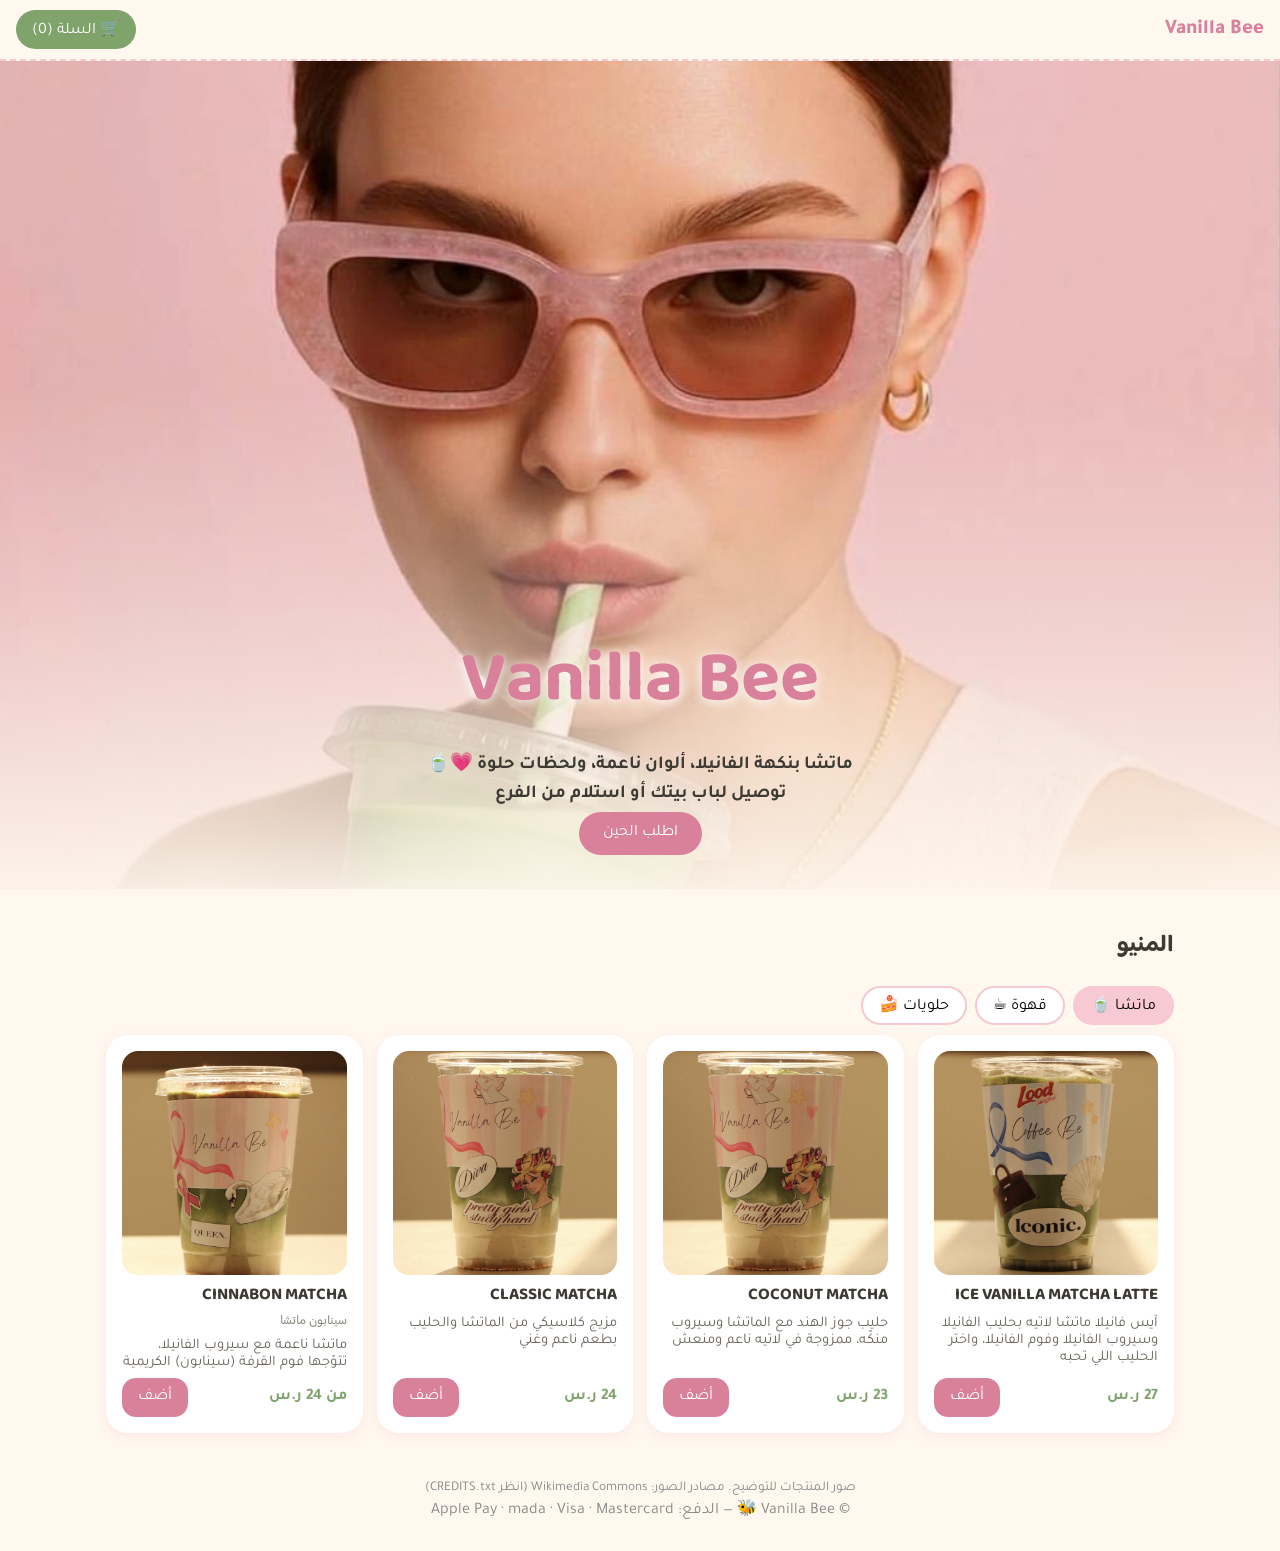
<file: index.html>
<!doctype html><html lang="ar" dir="rtl"><head><meta charset="utf-8"><meta name="viewport" content="width=device-width,initial-scale=1">
<title>Vanilla Bee | فانيلا بي</title>
<link rel="preconnect" href="https://fonts.googleapis.com"><link href="https://fonts.googleapis.com/css2?family=Baloo+Bhaijaan+2:wght@600;800&family=Tajawal:wght@400;700&display=swap" rel="stylesheet">
<link rel="stylesheet" href="https://cdn.moyasar.com/mpf/1.14.0/moyasar.css">
<link rel="stylesheet" href="style.css?v=202610152254d"></head><body>
<header class="top"><div class="logo">Vanilla Bee</div><button class="cartbtn" id="openCart">🛒 السلة (<span id="cartCount">0</span>)</button></header>
<section class="hero"><div class="herotxt"><h1>Vanilla Bee</h1><p>ماتشا بنكهة الفانيلا، ألوان ناعمة، ولحظات حلوة 💗🍵</p><p>توصيل لباب بيتك أو استلام من الفرع</p><a class="cta" href="#menu">اطلب الحين</a></div></section>
<main id="menu"><h2>المنيو</h2><div class="tabs" id="tabs"></div><div class="grid" id="grid"></div></main>
<footer><small>صور المنتجات للتوضيح. مصادر الصور: Wikimedia Commons (انظر CREDITS.txt)</small><br>© Vanilla Bee 🐝 — الدفع: Apple Pay · mada · Visa · Mastercard</footer>

<div class="overlay" id="itemModal"><div class="sheet" id="itemSheet"></div></div>
<div class="overlay" id="cartModal"><div class="sheet" id="cartSheet"></div></div>
<script src="config.js?v=202610152254d"></script><script src="menu.js?v=202610152254d"></script>
<script src="https://cdn.moyasar.com/mpf/1.14.0/moyasar.js"></script>
<script src="app.js?v=202610152254d"></script></body></html>
</file>
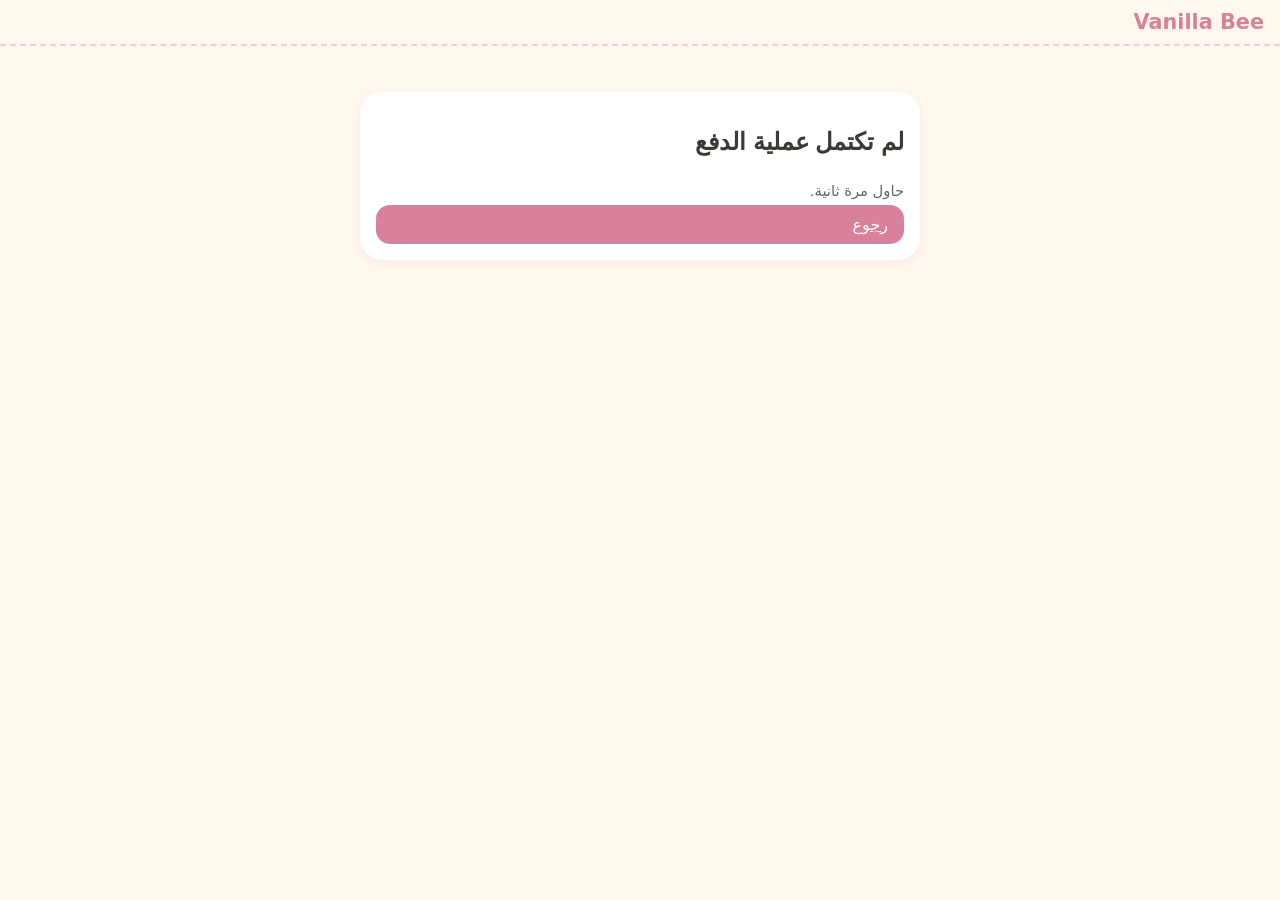
<file: success.html>
<!doctype html><html lang="ar" dir="rtl"><head><meta charset="utf-8"><meta name="viewport" content="width=device-width,initial-scale=1"><title>تأكيد الطلب | Vanilla Bee</title><link rel="stylesheet" href="style.css?v=202610152254d"></head><body>
<header class="top"><a class="logo" href="index.html" style="text-decoration:none">Vanilla Bee</a></header>
<main><div class="card" id="box" style="max-width:560px;margin:30px auto"><p>جاري التحقق من الدفع...</p></div></main>
<script src="config.js?v=202610152254d"></script>
<script>
(async()=>{
const C=window.VB_CONFIG,p=new URLSearchParams(location.search),st=p.get("status"),pid=p.get("id")||"",b=document.getElementById("box");
const o=JSON.parse(localStorage.getItem("vb_last_order")||"null");
const esc=s=>String(s??"").replace(/[&<>"]/g,c=>({"&":"&amp;","<":"&lt;",">":"&gt;",'"':"&quot;"}[c]));
const hasDB=/^https:\/\//.test(C.SUPABASE_URL||"")&&!/^PUT_/.test(C.SUPABASE_ANON_KEY||"");
const fail=m=>b.innerHTML=`<h2>لم تكتمل عملية الدفع</h2><p>${esc(m||"حاول مرة ثانية.")}</p><a class="btn" href="index.html">رجوع</a>`;
if(st!=="paid"||!o)return fail(p.get("message"));
let verified=null,warn="";
const cash=p.get("method")==="cash"&&o.method==="cash";
if(hasDB&&o.uuid){
 try{const r=await fetch(C.SUPABASE_URL+"/functions/v1/verify-payment",{method:"POST",headers:{"Content-Type":"application/json",apikey:C.SUPABASE_ANON_KEY,Authorization:"Bearer "+C.SUPABASE_ANON_KEY},body:JSON.stringify(cash?{action:"confirm-cash",order_id:o.uuid}:{order_id:o.uuid,payment_id:pid})});
  const j=await r.json().catch(()=>({}));
  if(r.status===402||r.status===409)return fail("لم يتم تأكيد الدفع لهذا الطلب.");
  if(r.ok&&j.ok)verified=j.order;else warn=cash?"تم حفظ طلبك. إذا ما تواصلنا معك خلال دقائق، تواصل معنا.":"تم استلام الدفع، لكن تعذّر تأكيد الطلب آلياً. احتفظ برقم العملية وتواصل معنا.";
 }catch(e){warn="تعذّر الاتصال للتأكيد. احتفظ برقم العملية وتواصل معنا."}
}
localStorage.removeItem("vb_cart");
b.innerHTML=`<h2 id="okTitle">تم استلام طلبك 💗🍵</h2>${p.get("test")?'<div class="notice">طلب تجريبي (بدون دفع فعلي)</div>':''}${warn?`<div class="notice" id="warn">${esc(warn)}</div>`:""}
<p>رقم الطلب: <b>${esc(o.id)}</b>${verified?' <span style="color:#7fa36b">✓ مؤكد</span>':''}<br>${cash?`💵 الدفع: كاش عند ${o.mode==="delivery"?"التوصيل":"الاستلام"} (${esc(o.total)} ر.س)`:"رقم العملية: "+esc(pid)}</p>
<p>${o.mode==="delivery"?"🚗 توصيل إلى: "+esc(o.customer.district+" - "+o.customer.address):"🏪 استلام من: "+esc(o.customer.branch+" ("+o.customer.time+")")}</p>
${o.items.map(l=>`<div class="ci"><b style="direction:ltr">${esc(l.name)}</b> × ${l.qty}<small>${l.opts.map(esc).join(" · ")}</small></div>`).join("")}
<p><b>الإجمالي: ${esc(o.total)} ر.س</b></p><div id="orderState"></div><a class="btn" href="index.html">رجوع للمتجر</a>`;
if(hasDB&&o.uuid&&o.token&&(verified||cash))setTimeout(poll);
async function call(fn,body){const r=await fetch(C.SUPABASE_URL+"/functions/v1/"+fn,{method:"POST",headers:{"Content-Type":"application/json",apikey:C.SUPABASE_ANON_KEY,Authorization:"Bearer "+C.SUPABASE_ANON_KEY},body:JSON.stringify(body)});return {status:r.status,j:await r.json().catch(()=>({}))}}
function stages(type){return type==="delivery"
 ?[["pending_approval","بانتظار الموافقة","⏳"],["preparing","قيد التحضير","👩‍🍳"],["ready","جاهز","✅"],["out_for_delivery","مع المندوب","🛵"],["done","تم التسليم","📦"]]
 :[["pending_approval","بانتظار الموافقة","⏳"],["preparing","قيد التحضير","👩‍🍳"],["ready","جاهز للاستلام","✅"],["done","تم التسليم","📦"]]}
function tracker(st,type){const S=stages(type),k=Math.max(0,S.findIndex(x=>x[0]===(st==="new"?"pending_approval":st)));
 return `<ol class="track" id="track" data-s="${st}">${S.map((x,i)=>`<li class="${i<k?"done":i===k?"cur":""}"><span>${x[2]}</span>${x[1]}</li>`).join("")}</ol>`}
const MSG={pending_approval:"⏳ <b>بانتظار الموافقة</b><br><small>بنأكد طلبك خلال دقائق، خلك على هذي الصفحة.</small>",
 preparing:"✅ <b>تم قبول طلبك</b> وجاري تحضيره 💗",ready:null,out_for_delivery:"🛵 <b>طلبك مع المندوب</b> وفي الطريق لك",done:"📦 <b>تم تسليم طلبك</b>، بالعافية 💗"};
async function poll(){
 const box=document.getElementById("orderState");let n=0,last="";
 const show=(st,type,j)=>{if(st+String(j&&j.rated)===last)return;last=st+String(j&&j.rated);
  if(st==="cancelled"){box.innerHTML=`<div class="notice state-rejected" id="state" data-s="rejected">😔 <b>نعتذر، تم رفض الطلب</b>${j.reject_reason?`<br>السبب: ${esc(j.reject_reason)}`:""}${o.method!=="cash"?"<br><small>سيتم استرجاع المبلغ لبطاقتك.</small>":""}</div>`;return}
  const msg=st==="ready"?(type==="delivery"?"✅ <b>طلبك جاهز</b> وبانتظار المندوب":"🛍️ <b>طلبك جاهز للاستلام!</b> تقدر تمر الفرع الحين"):(MSG[st]||MSG.pending_approval);
  const cls=st==="pending_approval"||st==="new"?"pending":"accepted";
  box.innerHTML=tracker(st,type)+`<div class="notice state-${cls}" id="state" data-s="${cls==="pending"?"pending":st==="preparing"?"accepted":st}">${msg}</div>`+(st==="done"?rateBox(j):"")};
 const type=o.mode==="pickup"?"pickup":"delivery";
 show("pending_approval",type,null);
 const tick=async()=>{n++;let st=null;
  try{const {status,j}=await call("order-status",{order_id:o.uuid,token:o.token});if(status===200){st=j.status;show(st,j.type||type,j)}}catch(e){}
  if(st==="cancelled"||st==="done")return;
  setTimeout(tick,n<120?5000:20000)};
 tick();
}
function rateBox(j){
 if(j&&j.rated)return `<div class="notice state-accepted" id="rated">شكراً لتقييمك ${"★".repeat(j.rating||0)} 💗</div>`;
 return `<div class="card rate" id="rateBox"><b>كيف كانت تجربتك؟</b><div class="starsel" role="radiogroup">${[1,2,3,4,5].map(v=>`<button type="button" data-r="${v}" aria-label="${v}">★</button>`).join("")}</div>
  <textarea id="rateComment" rows="2" maxlength="500" placeholder="تعليق (اختياري)"></textarea><div class="err" id="rateErr"></div><button class="btn g" id="rateBtn" disabled>إرسال التقييم</button></div>`}
let chosen=0;
document.addEventListener("click",async e=>{const t=e.target;
 if(t.dataset&&t.dataset.r){chosen=+t.dataset.r;document.querySelectorAll(".starsel button").forEach(b=>b.classList.toggle("on",+b.dataset.r<=chosen));document.getElementById("rateBtn").disabled=false}
 if(t.id==="rateBtn"){if(!chosen)return;t.disabled=true;t.textContent="جاري الإرسال...";
  try{const {status}=await call("rate-order",{order_id:o.uuid,token:o.token,rating:chosen,comment:document.getElementById("rateComment").value});
   if(status===200||status===409)document.getElementById("rateBox").outerHTML=`<div class="notice state-accepted" id="rated">شكراً لتقييمك ${"★".repeat(chosen)} 💗</div>`;
   else{document.getElementById("rateErr").textContent="تعذّر الإرسال، حاول مرة ثانية";t.disabled=false;t.textContent="إرسال التقييم"}}
  catch(err){document.getElementById("rateErr").textContent="تعذّر الإرسال، حاول مرة ثانية";t.disabled=false;t.textContent="إرسال التقييم"}}
});
})();
</script></body></html>
</file>
<file: style.css>
:root{--pink:#f6c9d3;--pink2:#fbe4ea;--rose:#d9819a;--matcha:#7fa36b;--matcha2:#dfead2;--cream:#fff8ef;--ink:#3d3a34}
*{box-sizing:border-box}body{margin:0;font-family:"Tajawal",system-ui,sans-serif;background:var(--cream);color:var(--ink)}
h1,h2,h3{font-family:"Baloo Bhaijaan 2","Tajawal",sans-serif}
header.top{position:sticky;top:0;z-index:20;background:#fff8efe6;backdrop-filter:blur(6px);display:flex;justify-content:space-between;align-items:center;padding:10px 16px;border-bottom:2px dashed var(--pink)}
.logo{font-weight:800;font-size:1.3rem;color:var(--rose);direction:ltr}
.cartbtn{background:var(--matcha);color:#fff;border:0;border-radius:99px;padding:8px 16px;font:inherit;cursor:pointer}
.hero{display:grid;gap:20px;padding:28px 16px;background:linear-gradient(160deg,var(--pink2),var(--matcha2))}
.hero h1{font-size:2.6rem;margin:0;color:var(--rose);direction:ltr;text-align:right}.hero p{font-size:1.15rem}
.hero .cta{display:inline-block;background:var(--rose);color:#fff;padding:12px 24px;border-radius:99px;text-decoration:none}
@media(min-width:860px){.hero{grid-template-columns:1fr 1.1fr;align-items:center;padding:60px 6vw}.hero h1{font-size:4rem}}
main{padding:16px;max-width:1100px;margin:auto}
.tabs{display:flex;gap:8px;overflow:auto;margin:10px 0}.tabs button{border:2px solid var(--pink);background:#fff;border-radius:99px;padding:6px 16px;font:inherit;cursor:pointer}.tabs button.on{background:var(--pink)}
.grid{display:grid;gap:14px;grid-template-columns:repeat(auto-fill,minmax(240px,1fr))}
.card{background:#fff;border-radius:22px;padding:16px;box-shadow:0 3px 12px #d9819a22;display:flex;flex-direction:column;gap:6px}
.card .em{font-size:2.4rem}.card h3{margin:0;direction:ltr;text-align:right;font-size:1.05rem}.card p{margin:0;font-size:.92rem;flex:1;color:#6b665d}
.row{display:flex;justify-content:space-between;align-items:center}.price{font-weight:700;color:var(--matcha)}
.btn{background:var(--rose);color:#fff;border:0;border-radius:14px;padding:10px 16px;font:inherit;cursor:pointer}.btn:disabled{opacity:.45;cursor:not-allowed}
.btn.g{background:var(--matcha)}.btn.ghost{background:#fff;color:var(--ink);border:1px solid #ccc}
.overlay{position:fixed;inset:0;background:#0006;display:none;z-index:50;align-items:flex-end;justify-content:center}.overlay.open{display:flex}
.sheet{background:var(--cream);width:100%;max-width:560px;max-height:92vh;overflow:auto;border-radius:24px 24px 0 0;padding:18px}
@media(min-width:600px){.overlay{align-items:center}.sheet{border-radius:24px}}
fieldset{border:1px solid var(--pink);border-radius:14px;margin:10px 0}legend{font-weight:700}.req{color:#c33;font-size:.85rem}
label.opt{display:flex;gap:8px;padding:5px 0;cursor:pointer}
input[type=text],input[type=tel],textarea,select{width:100%;padding:10px;border:1px solid #ddd;border-radius:10px;font:inherit;margin:4px 0 10px}
.err{color:#c33;font-size:.85rem;min-height:1em}
.ci{border-bottom:1px dashed #ddd;padding:8px 0}.ci small{color:#777;display:block}.qty button{width:30px;height:30px;border-radius:50%;border:1px solid var(--rose);background:#fff;cursor:pointer}
.notice{background:#fff3cd;border:1px solid #f0d58c;padding:10px;border-radius:10px;font-size:.9rem;margin:8px 0}
.paybadges{display:flex;gap:8px;flex-wrap:wrap;margin:6px 0}.paybadges span{background:#fff;border:1px solid #ddd;border-radius:8px;padding:4px 10px;font-size:.85rem;direction:ltr}
footer{text-align:center;padding:30px;color:#888}.bee{display:inline-block;animation:fly 3s ease-in-out infinite}@keyframes fly{50%{transform:translate(-8px,-6px) rotate(-8deg)}}
.pimg{width:100%;aspect-ratio:1;object-fit:cover;border-radius:16px}

.hero{position:relative;display:flex!important;align-items:flex-end;min-height:88vh;padding:0!important;background:#f3bfc8 url(assets/hero.jpg) center 30%/cover no-repeat}
.hero:after{content:"";position:absolute;inset:0;background:linear-gradient(to top,#fff8efee 0%,#fff8ef55 35%,transparent 60%)}
.herotxt{position:relative;z-index:1;padding:24px 20px 34px;width:100%;text-align:center}
.herotxt h1{text-align:center!important;font-size:3rem;text-shadow:0 2px 12px #fff}.herotxt p{margin:6px 0;font-weight:700}
@media(min-width:860px){.hero{min-height:92vh;background-position:center 25%}.herotxt h1{font-size:4.5rem!important}}
.state-accepted{background:#dfead2;border-color:#7fa36b}.state-rejected{background:#f8d0d0;border-color:#d98b8b}
.paylabel{font-weight:700;margin:12px 0 6px}
.paytoggle{display:grid;grid-template-columns:1fr 1fr;gap:6px;background:#fff;border:1px solid var(--pink);border-radius:16px;padding:4px}
.paytoggle button{border:0;background:transparent;border-radius:12px;padding:12px 6px;font:inherit;font-weight:700;color:var(--ink);cursor:pointer}
.paytoggle button.on{background:var(--matcha);color:#fff}
[hidden]{display:none!important}
.track{list-style:none;display:flex;gap:4px;padding:0;margin:14px 0;counter-reset:s}
.track li{flex:1;text-align:center;font-size:.72rem;color:#aaa;position:relative;padding-top:4px}
.track li span{display:flex;align-items:center;justify-content:center;width:36px;height:36px;margin:0 auto 4px;border-radius:50%;background:#eee;font-size:1.05rem;filter:grayscale(1);opacity:.6}
.track li.done span{background:var(--matcha2);filter:none;opacity:1}.track li.done{color:var(--matcha)}
.track li.cur span{background:var(--pink);filter:none;opacity:1;box-shadow:0 0 0 4px #f6c9d366;animation:pulse 1.6s infinite}.track li.cur{color:var(--ink);font-weight:700}
@keyframes pulse{50%{box-shadow:0 0 0 8px #f6c9d322}}
.rate{margin:12px 0;gap:8px}.starsel{display:flex;gap:6px;direction:ltr;justify-content:center}
.starsel button{font-size:2.1rem;background:none;border:0;color:#ddd;cursor:pointer;padding:0 2px}.starsel button.on{color:#e0a030}
.card h3 small.ar{display:block;font-size:.82rem;color:#8a857c;direction:rtl;font-weight:400}
</file>
